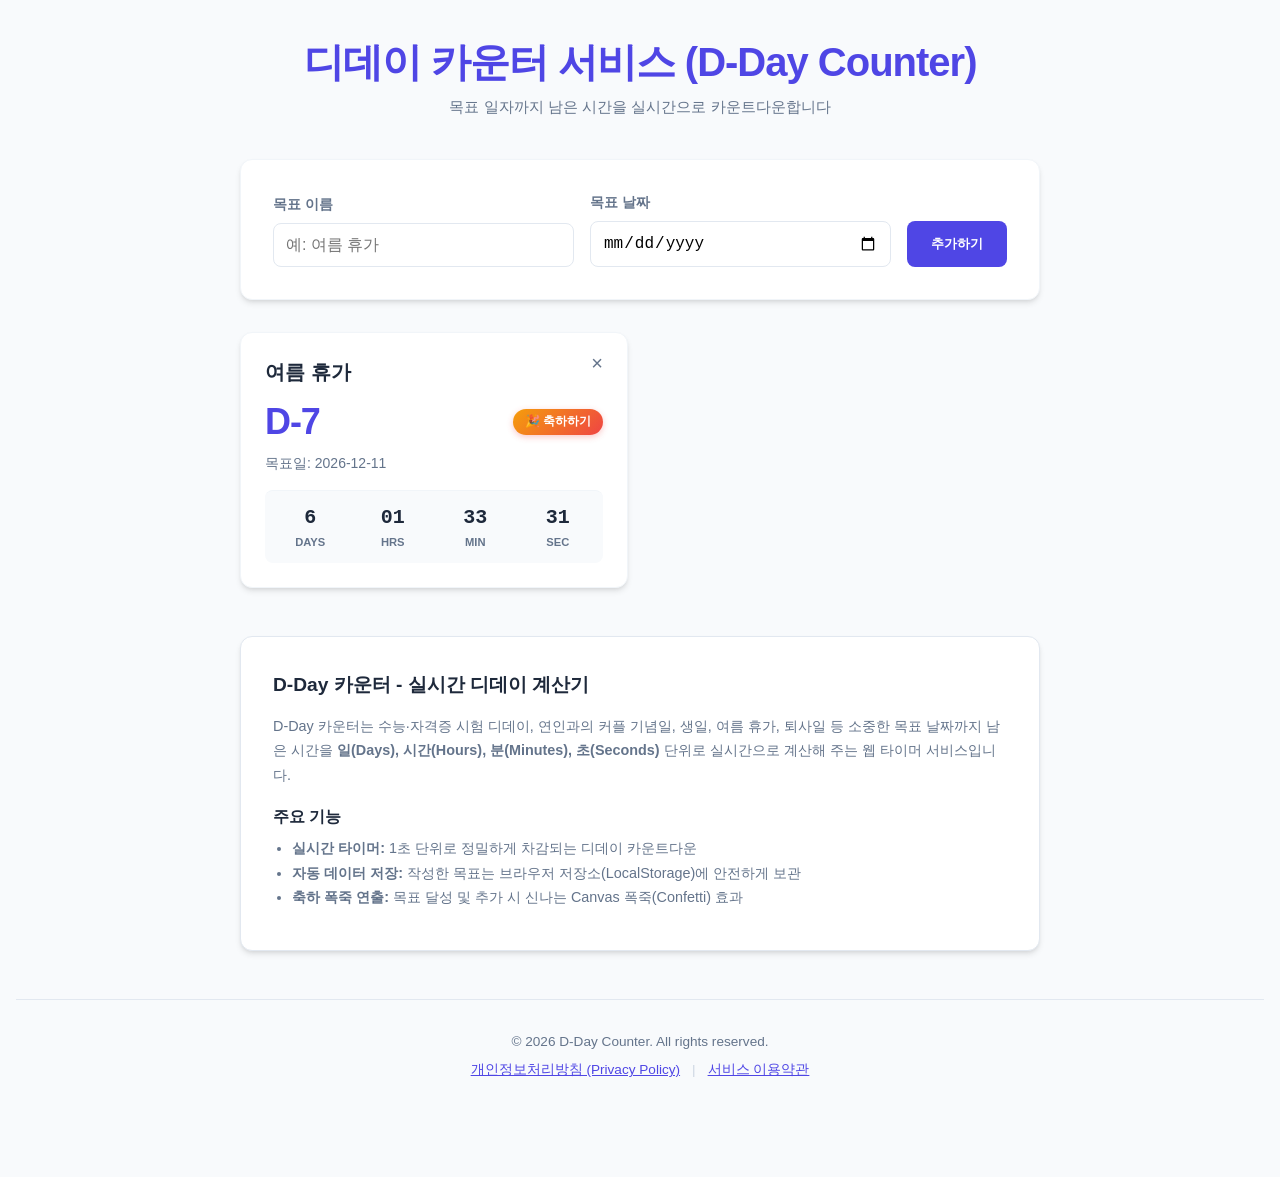
<file: index.html>
<!DOCTYPE html>
<html lang="ko">
<head>
    <!-- Google tag (gtag.js) - Google Analytics -->
    <script async src="https://www.googletagmanager.com/gtag/js?id=G-BVMC1BM5PB"></script>
    <script>
      window.dataLayer = window.dataLayer || [];
      function gtag(){dataLayer.push(arguments);}
      gtag('js', new Date());

      gtag('config', 'G-BVMC1BM5PB');
    </script>
    <meta charset="UTF-8">
    <meta name="viewport" content="width=device-width, initial-scale=1.0">
    <!-- 검색엔진 최적화 (SEO) 메타 태그 -->
    <title>D-Day 카운터 - 실시간 디데이 계산기 & 목표 타이머</title>
    <meta name="description" content="시험 D-Day, 생일, 커플 기념일, 여름 휴가, 자격증 목표 일자까지 남은 시간을 실시간(일/시/분/초)으로 카운트다운하세요. 폭죽 효과와 자동 저장 기능 제공.">
    <meta name="keywords" content="D-Day 카운터, 디데이 계산기, D-Day 계산기, 실시간 타이머, 기념일 계산기, 시험 디데이, 커플 디데이, D-Day 카운트다운, 디데이 앱">
    <meta name="author" content="D-Day Counter">
    <meta name="robots" content="index, follow">
    <link rel="canonical" href="https://my-calculator-chi-seven.vercel.app/">

    <!-- Open Graph (SNS & 카카오톡 공유 시 노출) -->
    <meta property="og:type" content="website">
    <meta property="og:site_name" content="D-Day 카운터">
    <meta property="og:url" content="https://my-calculator-chi-seven.vercel.app/">
    <meta property="og:title" content="D-Day 카운터 - 실시간 디데이 계산기 & 목표 타이머">
    <meta property="og:description" content="중요한 목표 일자까지 남은 시간을 실시간으로 카운트다운하세요! 폭죽 연출과 자동 데이터 저장 지원.">
    <meta property="og:locale" content="ko_KR">

    <!-- Twitter Cards -->
    <meta name="twitter:card" content="summary_large_image">
    <meta name="twitter:title" content="D-Day 카운터 - 실시간 디데이 계산기">
    <meta name="twitter:description" content="목표 일자까지 남은 시간(일/시/분/초)을 실시간으로 카운트다운합니다.">

    <!-- 구글 서치 콘솔 소유권 확인 태그 -->
    <meta name="google-site-verification" content="8JftXr8XLZgSN9iB0z2GvUU7vgFd4bjF76dZ7FrasyI" />

    <!-- JSON-LD 구조화 데이터 (Google WebApplication & FAQ Schema) -->
    <script type="application/ld+json">
    {
      "@context": "https://schema.org",
      "@graph": [
        {
          "@type": "WebApplication",
          "name": "D-Day 카운터",
          "url": "https://my-calculator-chi-seven.vercel.app/",
          "description": "중요한 목표 일자까지 남은 시간을 실시간으로 계산해 주는 디데이 카운트다운 서비스입니다.",
          "applicationCategory": "UtilitiesApplication",
          "operatingSystem": "All",
          "browserRequirements": "Requires JavaScript. Requires HTML5.",
          "inLanguage": "ko-KR"
        },
        {
          "@type": "FAQPage",
          "mainEntity": [
            {
              "@type": "Question",
              "name": "D-Day 카운터 사용법은 어떻게 되나요?",
              "acceptedAnswer": {
                "@type": "Answer",
                "text": "목표 이름과 목표 날짜를 입력한 후 '추가하기' 버튼을 누르면 실시간으로 남은 일, 시간, 분, 초 단위 카운트다운이 시작됩니다."
              }
            },
            {
              "@type": "Question",
              "name": "입력한 D-Day 데이터는 안전하게 저장되나요?",
              "acceptedAnswer": {
                "@type": "Answer",
                "text": "네, 입력하신 목표 데이터는 브라우저 로컬 저장소(LocalStorage)에 안전하게 자동 저장되므로 페이지를 새로고침하거나 브라우저를 다시 열어도 데이터가 유지됩니다."
              }
            }
          ]
        }
      ]
    }
    </script>
    <style>
        :root {
            --primary: #4f46e5;
            --primary-hover: #4338ca;
            --primary-light: rgba(79, 70, 229, 0.1);
            --bg: #f8fafc;
            --card-bg: #ffffff;
            --text-main: #1e293b;
            --text-muted: #64748b;
            --danger: #ef4444;
            --danger-bg: #fee2e2;
            --success: #10b981;
            --radius: 12px;
            --shadow: 0 4px 6px -1px rgb(0 0 0 / 0.1), 0 2px 4px -2px rgb(0 0 0 / 0.1);
            --shadow-hover: 0 10px 15px -3px rgb(0 0 0 / 0.1), 0 4px 6px -4px rgb(0 0 0 / 0.1);
        }

        * {
            margin: 0;
            padding: 0;
            box-sizing: border-box;
        }

        body {
            font-family: -apple-system, BlinkMacSystemFont, "Segoe UI", Roboto, "Helvetica Neue", Arial, sans-serif;
            background-color: var(--bg);
            color: var(--text-main);
            line-height: 1.5;
            display: flex;
            flex-direction: column;
            align-items: center;
            padding: 2rem 1rem 4rem 1rem;
            min-height: 100vh;
            position: relative;
            overflow-x: hidden;
        }

        /* Fullscreen Fireworks Confetti Canvas Overlay */
        #confettiCanvas {
            position: fixed;
            top: 0;
            left: 0;
            width: 100vw;
            height: 100vh;
            pointer-events: none;
            z-index: 9999;
        }

        header {
            text-align: center;
            margin-bottom: 2.5rem;
        }

        header h1 {
            font-size: 2.5rem;
            font-weight: 800;
            color: var(--primary);
            letter-spacing: -0.025em;
        }

        header p {
            color: var(--text-muted);
            font-size: 0.95rem;
            margin-top: 0.25rem;
        }

        .container {
            width: 100%;
            max-width: 800px;
        }

        /* Form Styling */
        .form-card {
            background: var(--card-bg);
            padding: 2rem;
            border-radius: var(--radius);
            box-shadow: var(--shadow);
            margin-bottom: 2rem;
            border: 1px solid #f1f5f9;
        }

        .form-grid {
            display: grid;
            grid-template-columns: 1fr 1fr auto;
            gap: 1rem;
            align-items: flex-end;
        }

        @media (max-width: 640px) {
            .form-grid {
                grid-template-columns: 1fr;
            }
        }

        .input-group {
            display: flex;
            flex-direction: column;
            gap: 0.5rem;
        }

        .input-group label {
            font-size: 0.875rem;
            font-weight: 600;
            color: var(--text-muted);
        }

        input {
            padding: 0.75rem;
            border: 1px solid #e2e8f0;
            border-radius: 8px;
            font-size: 1rem;
            outline: none;
            transition: border-color 0.2s, box-shadow 0.2s;
            width: 100%;
        }

        input:focus {
            border-color: var(--primary);
            box-shadow: 0 0 0 3px var(--primary-light);
        }

        .btn-add {
            background-color: var(--primary);
            color: white;
            padding: 0.75rem 1.5rem;
            border: none;
            border-radius: 8px;
            font-weight: 600;
            cursor: pointer;
            transition: background-color 0.2s, transform 0.1s;
            height: 46px;
            display: inline-flex;
            align-items: center;
            justify-content: center;
            gap: 0.5rem;
        }

        .btn-add:hover {
            background-color: var(--primary-hover);
        }

        .btn-add:active {
            transform: scale(0.98);
        }

        /* D-Day List Styling */
        .dday-list {
            display: grid;
            grid-template-columns: repeat(auto-fill, minmax(320px, 1fr));
            gap: 1.5rem;
        }

        .dday-card {
            background: var(--card-bg);
            padding: 1.5rem;
            border-radius: var(--radius);
            box-shadow: var(--shadow);
            position: relative;
            display: flex;
            flex-direction: column;
            transition: transform 0.2s, box-shadow 0.2s;
            border: 1px solid #f1f5f9;
        }

        .dday-card:hover {
            transform: translateY(-4px);
            box-shadow: var(--shadow-hover);
        }

        .dday-header {
            display: flex;
            justify-content: space-between;
            align-items: flex-start;
            margin-bottom: 0.5rem;
        }

        .dday-title {
            font-size: 1.25rem;
            font-weight: 700;
            color: var(--text-main);
            word-break: break-all;
            margin-right: 2rem;
        }

        .btn-delete {
            position: absolute;
            top: 1rem;
            right: 1rem;
            background: none;
            border: none;
            color: var(--text-muted);
            cursor: pointer;
            font-size: 1.25rem;
            line-height: 1;
            padding: 0.25rem 0.5rem;
            border-radius: 6px;
            transition: color 0.2s, background-color 0.2s;
        }

        .btn-delete:hover {
            color: var(--danger);
            background-color: var(--danger-bg);
        }

        .dday-status-group {
            display: flex;
            align-items: center;
            justify-content: space-between;
            margin-bottom: 0.25rem;
        }

        .dday-status {
            font-size: 2.25rem;
            font-weight: 800;
            color: var(--primary);
            letter-spacing: -0.03em;
        }

        .dday-status.is-today {
            color: var(--danger);
            animation: pulseText 1.5s infinite alternate;
        }

        .dday-status.is-past {
            color: var(--text-muted);
        }

        @keyframes pulseText {
            0% { transform: scale(1); }
            100% { transform: scale(1.05); }
        }

        .celebrate-badge-btn {
            background: linear-gradient(135deg, #f59e0b, #ef4444);
            color: white;
            border: none;
            padding: 0.3rem 0.75rem;
            border-radius: 20px;
            font-size: 0.75rem;
            font-weight: 700;
            cursor: pointer;
            box-shadow: 0 2px 6px rgba(239, 68, 68, 0.3);
            transition: transform 0.2s;
        }

        .celebrate-badge-btn:hover {
            transform: scale(1.08);
        }

        .dday-date {
            font-size: 0.875rem;
            color: var(--text-muted);
            font-weight: 500;
        }

        .timer-grid {
            display: grid;
            grid-template-columns: repeat(4, 1fr);
            gap: 0.5rem;
            margin-top: 1rem;
            padding-top: 1rem;
            border-top: 1px solid #f1f5f9;
            background: #f8fafc;
            border-radius: 8px;
            padding: 0.75rem 0.5rem;
        }

        .timer-item {
            display: flex;
            flex-direction: column;
            align-items: center;
        }

        .timer-value {
            font-size: 1.25rem;
            font-weight: 800;
            color: var(--text-main);
            font-family: ui-monospace, SFMono-Regular, Menlo, Monaco, Consolas, monospace;
        }

        .timer-label {
            font-size: 0.7rem;
            color: var(--text-muted);
            text-transform: uppercase;
            font-weight: 600;
            margin-top: 0.1rem;
        }

        .empty-state {
            grid-column: 1 / -1;
            text-align: center;
            padding: 4rem 2rem;
            color: var(--text-muted);
            background: #ffffff;
            border-radius: var(--radius);
            border: 2px dashed #cbd5e1;
            box-shadow: var(--shadow);
        }

        .empty-state p {
            font-size: 1rem;
            line-height: 1.6;
        }

        /* SEO Content Section */
        .seo-section {
            margin-top: 3rem;
            padding: 2rem;
            background: #ffffff;
            border-radius: var(--radius);
            box-shadow: var(--shadow);
            border: 1px solid #e2e8f0;
            color: var(--text-muted);
            font-size: 0.9rem;
            line-height: 1.7;
        }
        .seo-section h2 {
            font-size: 1.2rem;
            color: var(--text-main);
            margin-bottom: 0.75rem;
            font-weight: 700;
        }
        .seo-section h3 {
            font-size: 1rem;
            color: var(--text-main);
            margin-top: 1rem;
            margin-bottom: 0.35rem;
            font-weight: 600;
        }
        .seo-section p {
            margin-bottom: 0.75rem;
        }
        .seo-section ul {
            padding-left: 1.2rem;
            margin-bottom: 0.5rem;
        }

        /* Footer Styling */
        .app-footer {
            margin-top: 3rem;
            padding: 2rem 1rem;
            text-align: center;
            border-top: 1px solid #e2e8f0;
            color: var(--text-muted);
            font-size: 0.85rem;
            width: 100%;
        }
        .footer-links {
            margin-top: 0.5rem;
            display: flex;
            justify-content: center;
            align-items: center;
            gap: 0.75rem;
        }
        .footer-link-btn {
            background: none;
            border: none;
            color: var(--primary);
            cursor: pointer;
            font-size: 0.85rem;
            font-weight: 500;
            text-decoration: underline;
            padding: 0;
        }
        .footer-link-btn:hover {
            color: var(--primary-hover);
        }
        .footer-divider {
            color: #cbd5e1;
        }

        /* Modal Overlay & Card Styling */
        .modal-overlay {
            position: fixed;
            top: 0;
            left: 0;
            width: 100vw;
            height: 100vh;
            background: rgba(15, 23, 42, 0.6);
            backdrop-filter: blur(4px);
            display: flex;
            justify-content: center;
            align-items: center;
            z-index: 10000;
            opacity: 0;
            visibility: hidden;
            transition: all 0.25s ease-in-out;
            padding: 1.5rem;
        }
        .modal-overlay.active {
            opacity: 1;
            visibility: visible;
        }
        .modal-content {
            background: #ffffff;
            border-radius: var(--radius);
            max-width: 600px;
            width: 100%;
            max-height: 85vh;
            overflow-y: auto;
            box-shadow: 0 20px 25px -5px rgba(0, 0, 0, 0.1), 0 10px 10px -5px rgba(0, 0, 0, 0.04);
            border: 1px solid #e2e8f0;
            display: flex;
            flex-direction: column;
        }
        .modal-header {
            padding: 1.25rem 1.5rem;
            border-bottom: 1px solid #e2e8f0;
            display: flex;
            justify-content: space-between;
            align-items: center;
            background: #f8fafc;
            border-radius: var(--radius) var(--radius) 0 0;
        }
        .modal-header h2 {
            font-size: 1.15rem;
            color: var(--text-main);
            font-weight: 700;
        }
        .modal-close {
            background: none;
            border: none;
            font-size: 1.5rem;
            color: var(--text-muted);
            cursor: pointer;
            line-height: 1;
            padding: 0.25rem;
        }
        .modal-close:hover {
            color: var(--text-main);
        }
        .modal-body {
            padding: 1.5rem;
            font-size: 0.9rem;
            line-height: 1.6;
            color: var(--text-main);
        }
        .modal-body h3 {
            font-size: 0.95rem;
            color: var(--primary);
            margin-top: 1.25rem;
            margin-bottom: 0.5rem;
            font-weight: 600;
        }
        .modal-body p {
            margin-bottom: 0.75rem;
            color: #475569;
        }
        .modal-body ul {
            padding-left: 1.25rem;
            margin-bottom: 0.75rem;
            color: #475569;
        }
        .modal-body a {
            color: var(--primary);
        }
        .modal-date {
            margin-top: 1.5rem;
            font-size: 0.8rem;
            color: var(--text-muted);
            text-align: right;
        }
    </style>
</head>
<body>

    <!-- Canvas overlay for HTML Canvas Confetti Fireworks -->
    <canvas id="confettiCanvas"></canvas>

    <header>
        <h1>디데이 카운터 서비스 (D-Day Counter)</h1>
        <p>목표 일자까지 남은 시간을 실시간으로 카운트다운합니다</p>
    </header>

    <div class="container">
        <!-- Input Form -->
        <div class="form-card">
            <div class="form-grid">
                <div class="input-group">
                    <label for="title">목표 이름</label>
                    <input type="text" id="title" placeholder="예: 여름 휴가" maxlength="25">
                </div>
                <div class="input-group">
                    <label for="date">목표 날짜</label>
                    <input type="date" id="date">
                </div>
                <button class="btn-add" id="addBtn">추가하기</button>
            </div>
        </div>

        <!-- D-Day List -->
        <div id="ddayList" class="dday-list">
            <!-- Cards will be injected here -->
        </div>

        <!-- SEO Text Content Section for Crawlers -->
        <article class="seo-section">
            <h2>D-Day 카운터 - 실시간 디데이 계산기</h2>
            <p>D-Day 카운터는 수능·자격증 시험 디데이, 연인과의 커플 기념일, 생일, 여름 휴가, 퇴사일 등 소중한 목표 날짜까지 남은 시간을 <strong>일(Days), 시간(Hours), 분(Minutes), 초(Seconds)</strong> 단위로 실시간으로 계산해 주는 웹 타이머 서비스입니다.</p>
            
            <h3>주요 기능</h3>
            <ul>
                <li><strong>실시간 타이머:</strong> 1초 단위로 정밀하게 차감되는 디데이 카운트다운</li>
                <li><strong>자동 데이터 저장:</strong> 작성한 목표는 브라우저 저장소(LocalStorage)에 안전하게 보관</li>
                <li><strong>축하 폭죽 연출:</strong> 목표 달성 및 추가 시 신나는 Canvas 폭죽(Confetti) 효과</li>
            </ul>
        </article>
    </div>

    <!-- Footer -->
    <footer class="app-footer">
        <p>&copy; 2026 D-Day Counter. All rights reserved.</p>
        <div class="footer-links">
            <button type="button" class="footer-link-btn" id="privacyBtn">개인정보처리방침 (Privacy Policy)</button>
            <span class="footer-divider">|</span>
            <button type="button" class="footer-link-btn" id="termsBtn">서비스 이용약관</button>
        </div>
    </footer>

    <!-- Privacy Policy Modal -->
    <div id="privacyModal" class="modal-overlay" aria-hidden="true">
        <div class="modal-content">
            <div class="modal-header">
                <h2>개인정보처리방침 (Privacy Policy)</h2>
                <button type="button" class="modal-close" id="closePrivacyModal">&times;</button>
            </div>
            <div class="modal-body">
                <p>본 디데이 카운터 서비스(이하 "서비스")는 이용자의 개인정보보호를 중요시하며, 관련 법령을 준수합니다.</p>
                
                <h3>1. 개인정보 수집 및 저장 방식</h3>
                <p>본 서비스는 별도의 회원가입이나 개인 식별 정보(이름, 이메일, 연락처 등)를 서버로 전송하여 수집하지 않습니다. 이용자가 입력한 D-Day 목표 데이터(목표명, 날짜)는 이용자의 브라우저 <strong>로컬 저장소(LocalStorage)</strong>에만 보관되며 외부로 유출되지 않습니다.</p>

                <h3>2. 쿠키(Cookie) 및 서드파티 광고(Google AdSense)</h3>
                <p>본 서비스는 Google AdSense 및 Google Analytics 등의 타사 광고 및 분석 서비스를 이용할 수 있습니다. 구글 등 서드파티 제공업체는 이용자의 웹사이트 방문 기록을 기반으로 맞춤형 광고를 제공하기 위해 쿠키(Cookie)를 사용합니다.</p>
                <ul>
                    <li>이용자는 웹 브라우저 옵션 설정을 통해 쿠키 허용/차단을 선택할 수 있습니다.</li>
                    <li>구글 광고 정책 및 개인정보 처리에 대한 자세한 정보는 <a href="https://policies.google.com/technologies/ads" target="_blank" rel="noopener">Google 개인정보보호 및 약관</a>에서 확인하실 수 있습니다.</li>
                </ul>

                <h3>3. 개인정보 관련 문의</h3>
                <p>본 서비스 이용 중 개인정보 관련 문의사항이 있으신 경우 서비스 관리자에게 문의하여 주시기 바랍니다.</p>
                <p class="modal-date">시행 일자: 2026년 8월 8일</p>
            </div>
        </div>
    </div>

    <!-- Terms Modal -->
    <div id="termsModal" class="modal-overlay" aria-hidden="true">
        <div class="modal-content">
            <div class="modal-header">
                <h2>서비스 이용약관</h2>
                <button type="button" class="modal-close" id="closeTermsModal">&times;</button>
            </div>
            <div class="modal-body">
                <h3>1. 서비스 목적</h3>
                <p>본 서비스는 실시간 카운트다운 타이머 및 목표 일정 관리 기능을 무료로 제공합니다.</p>

                <h3>2. 서비스 이용 조건 및 책임 제한</h3>
                <p>본 서비스는 브라우저 로컬 저장소를 활용하므로, 이용자의 기기 변경/브라우저 초기화로 인한 데이터 삭제에 대해 책임을 지지 않습니다. 서비스의 무단 복제 및 악의적 공격은 금지됩니다.</p>
                <p class="modal-date">시행 일자: 2026년 8월 8일</p>
            </div>
        </div>
    </div>

    <script>
        // State Management
        let ddayItems = [];

        // DOM Elements
        const titleInput = document.getElementById('title');
        const dateInput = document.getElementById('date');
        const addBtn = document.getElementById('addBtn');
        const ddayListContainer = document.getElementById('ddayList');
        const canvas = document.getElementById('confettiCanvas');
        const ctx = canvas.getContext('2d');

        // Confetti Particle Engine Setup
        let particles = [];
        let animFrameId = null;

        function resizeCanvas() {
            canvas.width = window.innerWidth;
            canvas.height = window.innerHeight;
        }

        window.addEventListener('resize', resizeCanvas);
        resizeCanvas();

        class Particle {
            constructor(x, y) {
                this.x = x;
                this.y = y;
                this.size = Math.random() * 8 + 4;
                this.color = ['#4f46e5', '#06b6d4', '#ef4444', '#10b981', '#f59e0b', '#8b5cf6'][Math.floor(Math.random() * 6)];
                this.vx = (Math.random() - 0.5) * 12;
                this.vy = (Math.random() - 1) * 14 - 3;
                this.gravity = 0.35;
                this.drag = 0.96;
                this.opacity = 1;
                this.fade = Math.random() * 0.015 + 0.008;
                this.rotation = Math.random() * 360;
                this.rotationSpeed = (Math.random() - 0.5) * 10;
            }

            update() {
                this.vx *= this.drag;
                this.vy *= this.drag;
                this.vy += this.gravity;
                this.x += this.vx;
                this.y += this.vy;
                this.opacity -= this.fade;
                this.rotation += this.rotationSpeed;
            }

            draw(ctx) {
                if (this.opacity <= 0) return;
                ctx.save();
                ctx.translate(this.x, this.y);
                ctx.rotate((this.rotation * Math.PI) / 180);
                ctx.globalAlpha = Math.max(0, this.opacity);
                ctx.fillStyle = this.color;
                ctx.fillRect(-this.size / 2, -this.size / 2, this.size, this.size * 1.4);
                ctx.restore();
            }
        }

        function animateConfetti() {
            ctx.clearRect(0, 0, canvas.width, canvas.height);
            particles.forEach((p, idx) => {
                p.update();
                p.draw(ctx);
                if (p.opacity <= 0 || p.y > canvas.height + 50) {
                    particles.splice(idx, 1);
                }
            });

            if (particles.length > 0) {
                animFrameId = requestAnimationFrame(animateConfetti);
            } else {
                animFrameId = null;
            }
        }

        function triggerConfetti(x = window.innerWidth / 2, y = window.innerHeight / 3) {
            for (let i = 0; i < 80; i++) {
                particles.push(new Particle(x, y));
            }
            if (!animFrameId) {
                animateConfetti();
            }
        }

        // Load data from localStorage
        function loadData() {
            const savedData = localStorage.getItem('stitch_dday_data');
            if (savedData) {
                ddayItems = JSON.parse(savedData);
            } else {
                // Seed default sample item if empty
                const today = new Date();
                const sampleDate = new Date(today);
                sampleDate.setDate(today.getDate() + 7);
                const month = String(sampleDate.getMonth() + 1).padStart(2, '0');
                const day = String(sampleDate.getDate()).padStart(2, '0');

                ddayItems = [
                    {
                        id: 1,
                        title: '여름 휴가',
                        targetDate: `${sampleDate.getFullYear()}-${month}-${day}`
                    }
                ];
                saveData();
            }
            render();
        }

        // Save data to localStorage
        function saveData() {
            localStorage.setItem('stitch_dday_data', JSON.stringify(ddayItems));
        }

        // Add New D-Day
        addBtn.addEventListener('click', () => {
            const title = titleInput.value.trim();
            const date = dateInput.value;

            if (!title || !date) {
                alert('목표 이름과 날짜를 모두 입력해 주세요.');
                return;
            }

            const newItem = {
                id: Date.now(),
                title: title,
                targetDate: date
            };

            ddayItems.push(newItem);
            saveData();
            render();

            // Reset inputs
            titleInput.value = '';
            dateInput.value = '';

            // Trigger confetti celebrate effect
            triggerConfetti();

            // Track GA4 event
            if (typeof gtag === 'function') {
                gtag('event', 'add_dday', {
                    'event_category': 'engagement'
                });
            }
        });

        // Delete D-Day
        function deleteItem(id) {
            ddayItems = ddayItems.filter(item => item.id !== id);
            saveData();
            render();
        }

        // Calculate Time Remaining
        function calculateTime(targetDateStr) {
            const now = new Date();
            const target = new Date(targetDateStr + 'T00:00:00');
            
            // Difference in milliseconds
            const diff = target.getTime() - now.getTime();
            const absDiff = Math.abs(diff);

            const days = Math.floor(absDiff / (1000 * 60 * 60 * 24));
            const hours = Math.floor((absDiff % (1000 * 60 * 60 * 24)) / (1000 * 60 * 60));
            const mins = Math.floor((absDiff % (1000 * 60 * 60)) / (1000 * 60));
            const secs = Math.floor((absDiff % (1000 * 60)) / 1000);

            // Check if today is the target date
            const isToday = now.getFullYear() === target.getFullYear() &&
                            now.getMonth() === target.getMonth() &&
                            now.getDate() === target.getDate();

            let statusText = '';
            let statusClass = '';

            if (isToday) {
                statusText = 'D-Day';
                statusClass = 'is-today';
            } else if (diff > 0) {
                statusText = `D-${days + 1}`;
                statusClass = 'is-future';
            } else {
                statusText = `D+${days}`;
                statusClass = 'is-past';
            }

            return {
                statusText,
                statusClass,
                isToday,
                days,
                hours,
                mins,
                secs
            };
        }

        // Render function
        function render() {
            if (ddayItems.length === 0) {
                ddayListContainer.innerHTML = `
                    <div class="empty-state">
                        <p>등록된 D-Day가 없습니다.<br>새로운 목표를 추가해 보세요!</p>
                    </div>
                `;
                return;
            }

            ddayListContainer.innerHTML = '';
            ddayItems.forEach(item => {
                const timeData = calculateTime(item.targetDate);
                
                const card = document.createElement('div');
                card.className = 'dday-card';
                card.innerHTML = `
                    <button class="btn-delete" title="삭제" onclick="deleteItem(${item.id})">&times;</button>
                    <div class="dday-header">
                        <h2 class="dday-title">${escapeHtml(item.title)}</h2>
                    </div>
                    <div class="dday-status-group">
                        <div class="dday-status ${timeData.statusClass}">${timeData.statusText}</div>
                        <button class="celebrate-badge-btn" onclick="triggerConfetti(event.clientX, event.clientY)">🎉 축하하기</button>
                    </div>
                    <div class="dday-date">목표일: ${item.targetDate}</div>
                    <div class="timer-grid">
                        <div class="timer-item">
                            <span class="timer-value">${timeData.days}</span>
                            <span class="timer-label">Days</span>
                        </div>
                        <div class="timer-item">
                            <span class="timer-value">${String(timeData.hours).padStart(2, '0')}</span>
                            <span class="timer-label">Hrs</span>
                        </div>
                        <div class="timer-item">
                            <span class="timer-value">${String(timeData.mins).padStart(2, '0')}</span>
                            <span class="timer-label">Min</span>
                        </div>
                        <div class="timer-item">
                            <span class="timer-value">${String(timeData.secs).padStart(2, '0')}</span>
                            <span class="timer-label">Sec</span>
                        </div>
                    </div>
                `;
                ddayListContainer.appendChild(card);
            });
        }

        function escapeHtml(str) {
            if (!str) return '';
            return str.replace(/[&<>"']/g, function(m) {
                return { '&': '&amp;', '<': '&lt;', '>': '&gt;', '"': '&quot;', "'": '&#039;' }[m];
            });
        }

        // Update timers every second
        setInterval(render, 1000);

        // Initial Load
        loadData();

        // Modal Event Handlers for Privacy Policy & Terms
        const privacyModal = document.getElementById('privacyModal');
        const termsModal = document.getElementById('termsModal');
        const privacyBtn = document.getElementById('privacyBtn');
        const termsBtn = document.getElementById('termsBtn');
        const closePrivacyModal = document.getElementById('closePrivacyModal');
        const closeTermsModal = document.getElementById('closeTermsModal');

        function openModal(modal) {
            if (!modal) return;
            modal.classList.add('active');
            modal.setAttribute('aria-hidden', 'false');
        }

        function closeModal(modal) {
            if (!modal) return;
            modal.classList.remove('active');
            modal.setAttribute('aria-hidden', 'true');
        }

        if (privacyBtn) privacyBtn.addEventListener('click', () => openModal(privacyModal));
        if (termsBtn) termsBtn.addEventListener('click', () => openModal(termsModal));
        if (closePrivacyModal) closePrivacyModal.addEventListener('click', () => closeModal(privacyModal));
        if (closeTermsModal) closeTermsModal.addEventListener('click', () => closeModal(termsModal));

        window.addEventListener('click', (e) => {
            if (e.target === privacyModal) closeModal(privacyModal);
            if (e.target === termsModal) closeModal(termsModal);
        });
    </script>
</body>
</html>
</file>
